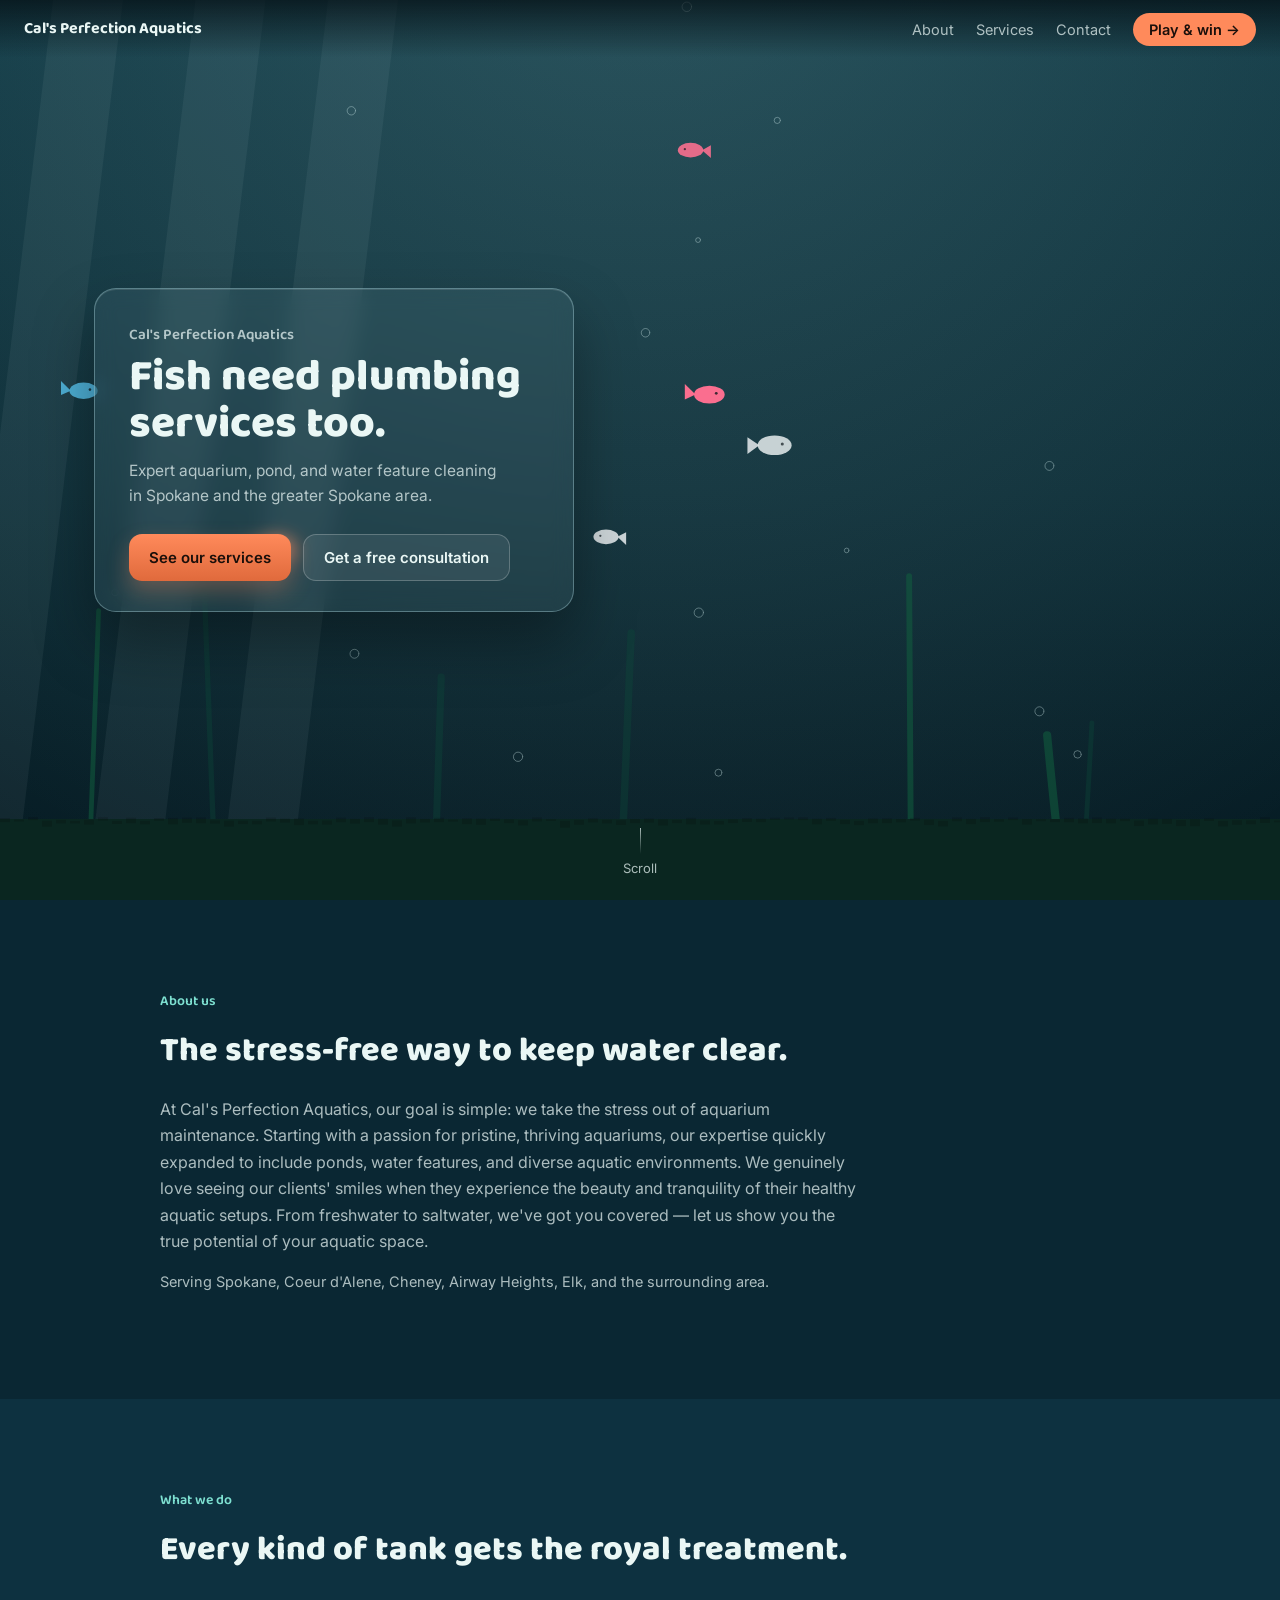
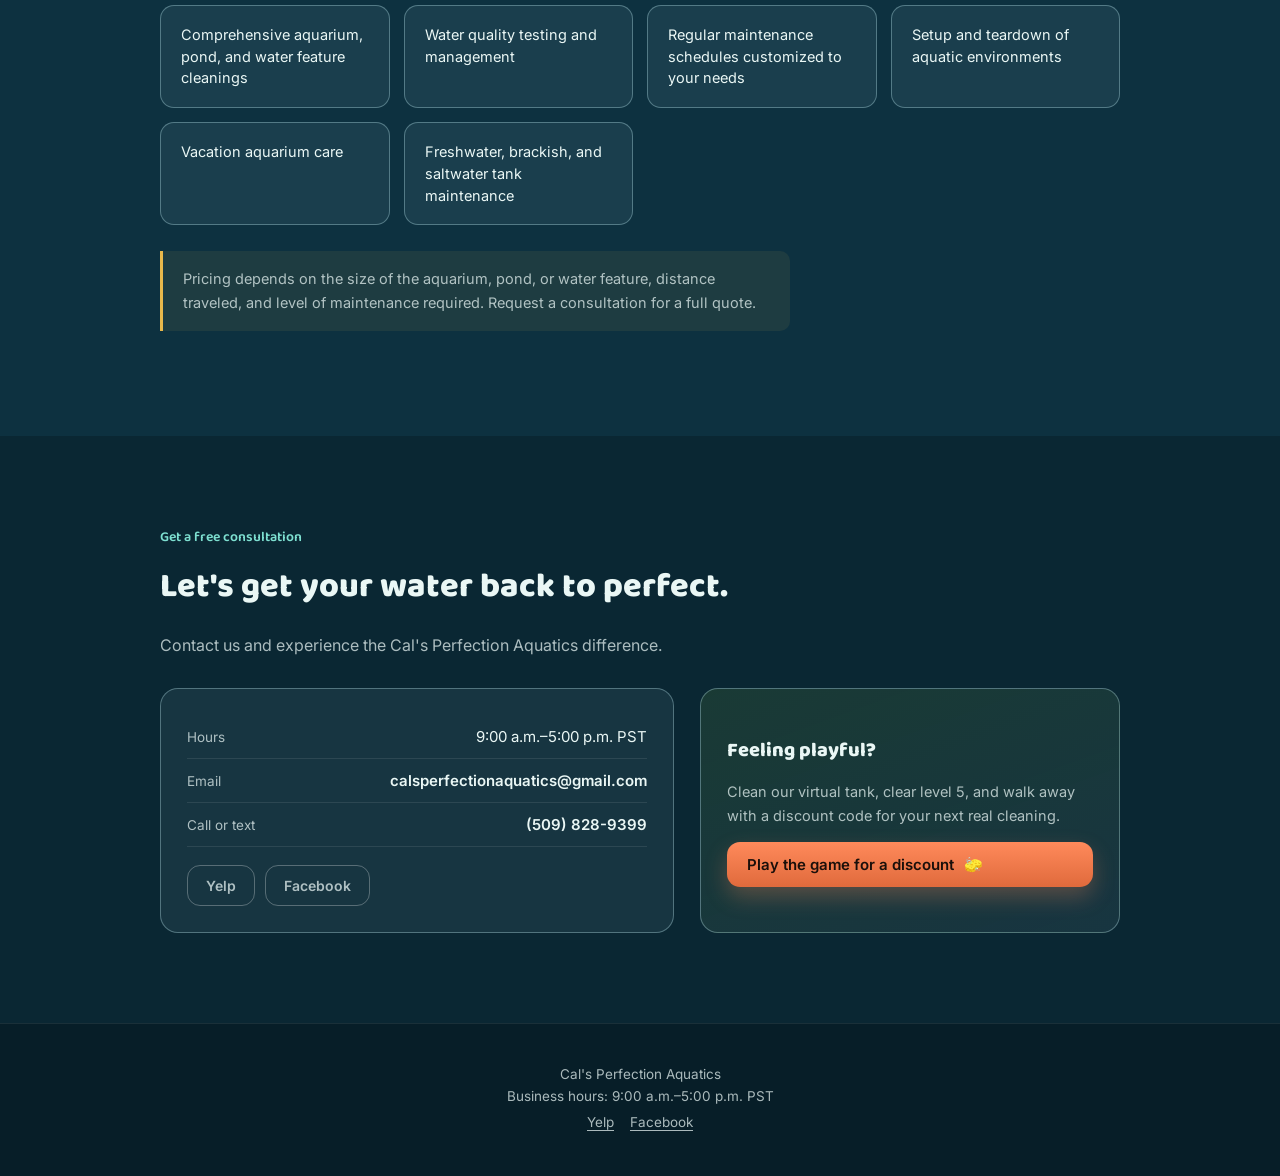
<file: cals-perfection-aquatics.html>
<!DOCTYPE html>
<html lang="en">
<head>
<meta charset="UTF-8">
<meta name="viewport" content="width=device-width, initial-scale=1, maximum-scale=1, user-scalable=no">
<title>Cal's Perfection Aquatics — Aquarium Cleaning in Spokane</title>
<meta name="description" content="Expert aquarium, pond, and water feature cleaning in Spokane and the greater Spokane area.">
<link rel="preconnect" href="https://fonts.googleapis.com">
<link rel="preconnect" href="https://fonts.gstatic.com" crossorigin>
<link href="https://fonts.googleapis.com/css2?family=Baloo+2:wght@500;600;700;800&family=Inter:wght@400;500;600&display=swap" rel="stylesheet">

<style>
  /* ============================================================
     EDIT ME — business details, contact info, and the discount
     code all live in the CONFIG object near the top of the
     <script> at the bottom of this file. Nothing else needs
     touching to update that info.
     ============================================================ */

  :root{
    --water-deep:   #071e28;
    --water-mid:    #0f3a45;
    --water-shine:  #1f6472;
    --panel-a:      #0a2733;
    --panel-b:      #0d3140;
    --glass-fill:   rgba(200,240,245,0.07);
    --glass-border: rgba(191,234,240,0.35);
    --foam:         #eaf7f5;
    --foam-dim:     rgba(234,247,245,0.72);
    --algae:        #7cb342;
    --coral:        #ff8a5b;
    --coral-dark:   #e06a3c;
    --gold:         #e8b84b;
    --focus-ring:   #7ee0d1;
  }

  *{ box-sizing:border-box; }
  html{ scroll-behavior:smooth; }
  body{
    margin:0;
    background:var(--water-deep);
    font-family:'Inter', sans-serif;
    color:var(--foam);
    -webkit-tap-highlight-color:transparent;
  }
  ::selection{ background:var(--focus-ring); color:#052024; }

  a{ color:inherit; }

  h1,h2,h3{
    font-family:'Baloo 2', sans-serif;
    font-weight:800;
    margin:0;
  }

  section{ position:relative; padding:90px 24px; }
  .wrap{ max-width:960px; margin:0 auto; }

  /* ---------- nav ---------- */
  #siteNav{
    position:fixed; top:0; left:0; right:0;
    display:flex; align-items:center; justify-content:space-between;
    padding:16px 24px;
    z-index:20;
    background:linear-gradient(180deg, rgba(4,15,20,0.75), rgba(4,15,20,0));
    transition:background .3s ease;
  }
  #siteNav.solid{ background:rgba(6,20,26,0.88); backdrop-filter:blur(8px); box-shadow:0 1px 0 var(--glass-border); }
  .nav-brand{
    font-family:'Baloo 2', sans-serif;
    font-weight:700;
    font-size:16px;
    text-decoration:none;
  }
  .nav-links{ display:flex; align-items:center; gap:22px; list-style:none; margin:0; padding:0; }
  .nav-links a{
    text-decoration:none;
    font-size:14.5px;
    color:var(--foam-dim);
  }
  .nav-links a:hover{ color:var(--foam); }
  .nav-cta{
    background:var(--coral);
    color:#1a0f0a !important;
    padding:8px 16px;
    border-radius:20px;
    font-weight:600;
  }
  .nav-toggle{ display:none; }

  /* ---------- hero ---------- */
  #hero{
    height:100svh;
    min-height:560px;
    padding:0;
    overflow:hidden;
  }
  #heroCanvas{ position:absolute; inset:0; width:100%; height:100%; display:block; }
  .hero-inner{
    position:relative;
    height:100%;
    display:flex;
    align-items:center;
    padding:0 24px;
  }
  .hero-panel{
    max-width:480px;
    margin-left:min(6vw, 70px);
    padding:34px 34px 30px;
    background:var(--glass-fill);
    border:1px solid var(--glass-border);
    border-radius:22px;
    backdrop-filter:blur(10px);
    -webkit-backdrop-filter:blur(10px);
    box-shadow:0 30px 60px rgba(0,0,0,0.35), inset 0 1px 0 rgba(255,255,255,0.12);
  }
  .hero-eyebrow{
    font-family:'Baloo 2', sans-serif;
    font-weight:600;
    font-size:15px;
    color:var(--foam-dim);
    margin:0 0 6px;
  }
  .hero-panel h1{
    font-size:clamp(30px, 4.2vw, 44px);
    line-height:1.06;
    margin-bottom:12px;
  }
  .hero-sub{
    font-size:15.5px;
    line-height:1.55;
    color:var(--foam-dim);
    max-width:38ch;
    margin:0 0 26px;
  }
  .btn-row{ display:flex; flex-wrap:wrap; gap:12px; }

  button, .btn{
    font-family:'Inter', sans-serif;
    font-weight:600;
    font-size:15px;
    border-radius:13px;
    border:none;
    padding:13px 20px;
    cursor:pointer;
    text-align:left;
    text-decoration:none;
    display:inline-flex;
    align-items:center;
    gap:10px;
    transition:transform .15s ease, background .15s ease, box-shadow .15s ease;
  }
  button:focus-visible, .btn:focus-visible, a:focus-visible{
    outline:3px solid var(--focus-ring);
    outline-offset:2px;
  }
  .btn-primary{
    background:linear-gradient(180deg, var(--coral), var(--coral-dark));
    color:#1a0f0a;
    box-shadow:0 10px 22px rgba(255,138,91,0.28);
  }
  .btn-primary:hover{ transform:translateY(-1px); }
  .btn-secondary{
    background:rgba(255,255,255,0.08);
    color:var(--foam);
    border:1px solid rgba(255,255,255,0.22);
  }
  .btn-secondary:hover{ background:rgba(255,255,255,0.14); }
  .btn-ghost{
    background:none;
    border:1px solid rgba(255,255,255,0.28);
    color:var(--foam-dim);
    padding:11px 18px;
    font-size:14px;
  }
  .btn-ghost:hover{ color:var(--foam); border-color:var(--foam-dim); }

  .scroll-cue{
    position:absolute;
    bottom:24px; left:50%;
    transform:translateX(-50%);
    font-size:13px;
    color:var(--foam-dim);
    display:flex; flex-direction:column; align-items:center; gap:6px;
  }
  .scroll-cue span{
    width:1px; height:26px;
    background:linear-gradient(var(--foam-dim), transparent);
    animation:scrollPulse 1.8s ease-in-out infinite;
  }
  @keyframes scrollPulse{ 0%,100%{ opacity:.3; } 50%{ opacity:1; } }

  /* ---------- content sections ---------- */
  #about{ background:var(--panel-a); }
  #services{ background:var(--panel-b); }
  #contact{ background:var(--panel-a); }

  .section-eyebrow{
    font-family:'Baloo 2', sans-serif;
    font-weight:600;
    font-size:14px;
    color:var(--focus-ring);
    margin:0 0 10px;
  }
  section h2{
    font-size:clamp(26px,3.2vw,34px);
    margin-bottom:18px;
  }
  section p{
    color:var(--foam-dim);
    line-height:1.65;
    font-size:16px;
    max-width:70ch;
  }

  .service-grid{
    display:grid;
    grid-template-columns:repeat(auto-fit, minmax(220px,1fr));
    gap:14px;
    margin-top:28px;
  }
  .service-item{
    background:var(--glass-fill);
    border:1px solid var(--glass-border);
    border-radius:14px;
    padding:18px 20px;
    font-size:14.5px;
    line-height:1.5;
    color:var(--foam);
  }
  .pricing-note{
    margin-top:26px;
    padding:16px 20px;
    border-left:3px solid var(--gold);
    background:rgba(232,184,75,0.08);
    font-size:14.5px;
    color:var(--foam-dim);
    border-radius:0 10px 10px 0;
  }
  .service-area{
    margin-top:14px;
    font-size:14.5px;
    color:var(--foam-dim);
  }

  .contact-grid{
    display:grid;
    grid-template-columns:1.1fr 0.9fr;
    gap:26px;
    margin-top:30px;
  }
  @media (max-width:760px){ .contact-grid{ grid-template-columns:1fr; } }

  .contact-card{
    background:var(--glass-fill);
    border:1px solid var(--glass-border);
    border-radius:18px;
    padding:26px;
  }
  .contact-line{
    display:flex;
    justify-content:space-between;
    align-items:center;
    padding:12px 0;
    border-bottom:1px solid rgba(255,255,255,0.09);
    font-size:15px;
  }
  .contact-line:last-child{ border-bottom:none; }
  .contact-line span:first-child{ color:var(--foam-dim); font-size:13.5px; }
  .contact-line a{ text-decoration:none; font-weight:600; }
  .social-row{ display:flex; gap:10px; margin-top:18px; }

  .game-callout{
    background:linear-gradient(160deg, rgba(124,179,66,0.14), var(--glass-fill));
    border:1px solid var(--glass-border);
    border-radius:18px;
    padding:26px;
    display:flex;
    flex-direction:column;
    justify-content:center;
    gap:14px;
  }
  .game-callout h3{ font-size:20px; }
  .game-callout p{ font-size:14.5px; margin:0; }

  footer{
    padding:36px 24px 46px;
    text-align:center;
    background:var(--water-deep);
    border-top:1px solid rgba(255,255,255,0.08);
  }
  footer p{ color:var(--foam-dim); font-size:13.5px; margin:6px 0; }
  .footer-links{ display:flex; justify-content:center; gap:16px; margin-top:10px; }
  .footer-links a{ font-size:13.5px; color:var(--foam-dim); text-decoration:underline; text-underline-offset:3px; }

  /* ---------- game overlay ---------- */
  #gameOverlay{
    position:fixed; inset:0;
    z-index:50;
    visibility:hidden;
    opacity:0;
    transition:opacity .35s ease;
  }
  #gameOverlay.open{ visibility:visible; opacity:1; }

  #gameCanvas{ position:absolute; inset:0; width:100%; height:100%; display:block; touch-action:none; }

  .game-close{
    position:absolute; top:18px; left:18px;
    width:40px; height:40px;
    border-radius:50%;
    background:var(--glass-fill);
    border:1px solid var(--glass-border);
    color:var(--foam);
    font-size:18px;
    display:flex; align-items:center; justify-content:center;
    padding:0;
  }

  .game-hud{
    position:absolute; top:0; left:0; right:0;
    display:flex; justify-content:flex-end;
    padding:18px 20px;
    gap:16px;
    pointer-events:none;
  }
  .level-card, .score-card{
    background:var(--glass-fill);
    border:1px solid var(--glass-border);
    backdrop-filter:blur(8px);
    -webkit-backdrop-filter:blur(8px);
    border-radius:14px;
    padding:10px 16px;
    pointer-events:auto;
  }
  .level-card{ min-width:170px; }
  .level-label{ font-family:'Baloo 2', sans-serif; font-weight:700; font-size:15px; margin:0 0 6px; }
  .xp-track{ width:100%; height:8px; border-radius:6px; background:rgba(255,255,255,0.14); overflow:hidden; }
  .xp-fill{ height:100%; width:0%; background:linear-gradient(90deg, var(--focus-ring), var(--algae)); border-radius:6px; transition:width .25s ease; }
  .score-card{ text-align:right; font-size:13px; color:var(--foam-dim); }
  .score-card strong{ display:block; font-family:'Baloo 2', sans-serif; font-size:20px; color:var(--foam); font-weight:700; }

  .game-instructions{
    position:absolute; bottom:26px; left:50%;
    transform:translateX(-50%);
    font-size:14px; color:var(--foam-dim); text-align:center;
    transition:opacity .6s ease;
  }

  #sponge{
    position:fixed; top:0; left:0;
    width:46px; height:46px;
    margin:-23px 0 0 -23px;
    pointer-events:none;
    font-size:34px;
    transform:translate(-1000px,-1000px) rotate(0deg);
    filter:drop-shadow(0 4px 6px rgba(0,0,0,0.35));
    z-index:55;
  }

  .toast{
    position:fixed; top:90px; left:50%;
    transform:translateX(-50%) translateY(-14px);
    background:rgba(15,58,69,0.92);
    border:1px solid var(--glass-border);
    padding:10px 20px;
    border-radius:12px;
    font-family:'Baloo 2', sans-serif;
    font-weight:600;
    font-size:15px;
    opacity:0;
    transition:opacity .35s ease, transform .35s ease;
    pointer-events:none;
    z-index:56;
  }
  .toast.show{ opacity:1; transform:translateX(-50%) translateY(0); }

  .modal-backdrop{
    position:fixed; inset:0;
    background:rgba(3,14,19,0.72);
    display:flex; align-items:center; justify-content:center;
    padding:20px;
    opacity:0; pointer-events:none;
    transition:opacity .3s ease;
    z-index:60;
  }
  .modal-backdrop.show{ opacity:1; pointer-events:auto; }
  .modal{
    background:var(--water-mid);
    border:1px solid var(--glass-border);
    border-radius:20px;
    max-width:400px; width:100%;
    padding:30px 28px;
    text-align:center;
    transform:translateY(12px);
    transition:transform .3s ease;
    box-shadow:0 30px 70px rgba(0,0,0,0.5);
  }
  .modal-backdrop.show .modal{ transform:translateY(0); }
  .modal h2{ font-size:26px; margin:0 0 8px; }
  .modal p{ color:var(--foam-dim); font-size:14.5px; line-height:1.5; margin:0 0 20px; max-width:none; }
  .code-box{
    font-family:'Inter', monospace;
    letter-spacing:2px; font-size:24px; font-weight:600;
    background:rgba(232,184,75,0.12);
    border:1.5px dashed var(--gold);
    color:var(--gold);
    border-radius:12px; padding:14px; margin-bottom:18px;
  }
  .modal-actions{ display:flex; flex-direction:column; gap:10px; }
  .modal-actions .btn, .modal-actions button{ justify-content:center; }
  .copy-note{ font-size:12.5px; color:var(--focus-ring); height:16px; margin-top:-8px; margin-bottom:10px; }

  @media (max-width:720px){
    .nav-links{ display:none; }
    .hero-panel{ margin:0 14px; max-width:unset; }
    section{ padding:64px 20px; }
  }
  @media (prefers-reduced-motion: reduce){
    html{ scroll-behavior:auto; }
    .toast, .modal-backdrop, .modal, #gameOverlay{ transition:none; }
    .scroll-cue span{ animation:none; }
  }
</style>
</head>
<body>

<nav id="siteNav">
  <a class="nav-brand" href="#hero">Cal's Perfection Aquatics</a>
  <ul class="nav-links">
    <li><a href="#about">About</a></li>
    <li><a href="#services">Services</a></li>
    <li><a href="#contact">Contact</a></li>
    <li><a class="nav-cta" href="#contact">Play &amp; win →</a></li>
  </ul>
</nav>

<section id="hero">
  <canvas id="heroCanvas" aria-hidden="true"></canvas>
  <div class="hero-inner">
    <div class="hero-panel">
      <p class="hero-eyebrow">Cal's Perfection Aquatics</p>
      <h1>Fish need plumbing services too.</h1>
      <p class="hero-sub">Expert aquarium, pond, and water feature cleaning in Spokane and the greater Spokane area.</p>
      <div class="btn-row">
        <a class="btn btn-primary" href="#services"><span>See our services</span></a>
        <a class="btn btn-secondary" href="#contact"><span>Get a free consultation</span></a>
      </div>
    </div>
  </div>
  <div class="scroll-cue"><span></span>Scroll</div>
</section>

<section id="about">
  <div class="wrap">
    <p class="section-eyebrow">About us</p>
    <h2>The stress-free way to keep water clear.</h2>
    <p>At Cal's Perfection Aquatics, our goal is simple: we take the stress out of aquarium maintenance. Starting with a passion for pristine, thriving aquariums, our expertise quickly expanded to include ponds, water features, and diverse aquatic environments. We genuinely love seeing our clients' smiles when they experience the beauty and tranquility of their healthy aquatic setups. From freshwater to saltwater, we've got you covered — let us show you the true potential of your aquatic space.</p>
    <p class="service-area">Serving Spokane, Coeur d'Alene, Cheney, Airway Heights, Elk, and the surrounding area.</p>
  </div>
</section>

<section id="services">
  <div class="wrap">
    <p class="section-eyebrow">What we do</p>
    <h2>Every kind of tank gets the royal treatment.</h2>
    <div class="service-grid">
      <div class="service-item">Comprehensive aquarium, pond, and water feature cleanings</div>
      <div class="service-item">Water quality testing and management</div>
      <div class="service-item">Regular maintenance schedules customized to your needs</div>
      <div class="service-item">Setup and teardown of aquatic environments</div>
      <div class="service-item">Vacation aquarium care</div>
      <div class="service-item">Freshwater, brackish, and saltwater tank maintenance</div>
    </div>
    <p class="pricing-note">Pricing depends on the size of the aquarium, pond, or water feature, distance traveled, and level of maintenance required. Request a consultation for a full quote.</p>
  </div>
</section>

<section id="contact">
  <div class="wrap">
    <p class="section-eyebrow">Get a free consultation</p>
    <h2>Let's get your water back to perfect.</h2>
    <p>Contact us and experience the Cal's Perfection Aquatics difference.</p>
    <div class="contact-grid">
      <div class="contact-card">
        <div class="contact-line"><span>Hours</span><span id="hoursText">9:00 a.m.–5:00 p.m. PST</span></div>
        <div class="contact-line"><span>Email</span><a id="emailLink" href="#">—</a></div>
        <div class="contact-line"><span>Call or text</span><a id="phoneLink" href="#">—</a></div>
        <div class="social-row">
          <a class="btn btn-ghost" id="yelpLink" href="#" target="_blank" rel="noopener">Yelp</a>
          <a class="btn btn-ghost" id="fbLink" href="#" target="_blank" rel="noopener">Facebook</a>
        </div>
      </div>
      <div class="game-callout">
        <h3>Feeling playful?</h3>
        <p>Clean our virtual tank, clear level 5, and walk away with a discount code for your next real cleaning.</p>
        <button class="btn btn-primary" id="playBtn"><span>Play the game for a discount</span><span>🧽</span></button>
      </div>
    </div>
  </div>
</section>

<footer>
  <p id="footerName">Cal's Perfection Aquatics</p>
  <p id="footerHours">Business hours: 9:00 a.m.–5:00 p.m. PST</p>
  <div class="footer-links">
    <a id="footerYelp" href="#" target="_blank" rel="noopener">Yelp</a>
    <a id="footerFb" href="#" target="_blank" rel="noopener">Facebook</a>
  </div>
</footer>

<!-- ============================================================
     GAME OVERLAY
     ============================================================ -->
<div id="gameOverlay">
  <canvas id="gameCanvas" aria-hidden="true"></canvas>
  <button class="game-close" id="closeBtn" aria-label="Close game">✕</button>
  <div class="game-hud">
    <div class="level-card">
      <p class="level-label" id="levelLabel">Level 1</p>
      <div class="xp-track"><div class="xp-fill" id="xpFill"></div></div>
    </div>
    <div class="score-card">
      High score <strong id="highScoreVal">0</strong>
      <span id="scoreVal" style="display:block;margin-top:6px;">Score 0</span>
    </div>
  </div>
  <p class="game-instructions" id="instructions">Tap the algae to scrub the glass clean</p>
</div>

<div id="sponge">🧽</div>
<div class="toast" id="toast"></div>

<div class="modal-backdrop" id="modal">
  <div class="modal">
    <h2>Tank's looking great</h2>
    <p id="modalBody">You cleared level 5. Here's your code — show it to Cal to redeem it.</p>
    <div class="code-box" id="codeBox">DIRTYFISH</div>
    <div class="copy-note" id="copyNote"></div>
    <div class="modal-actions">
      <button class="btn btn-primary" id="copyBtn"><span>Copy code</span><span>⧉</span></button>
      <button class="btn btn-secondary" id="bookBtn"><span>Book a cleaning</span><span>→</span></button>
      <button class="btn btn-secondary" id="keepPlayingBtn"><span>Keep playing for high score</span><span>🐠</span></button>
    </div>
  </div>
</div>

<script>
(function(){
  "use strict";

  /* ============================================================
     CONFIG — the only section a shop owner needs to edit
     ============================================================ */
  const CONFIG = {
    businessName: "Cal's Perfection Aquatics",
    email: "calsperfectionaquatics@gmail.com",
    phone: "(509) 828-9399",
    phoneHref: "tel:+15098289399",
    hours: "9:00 a.m.–5:00 p.m. PST",
    yelpUrl: "https://www.yelp.com/biz/cals-perfection-aquatics-spokane-valley",
    facebookUrl: "https://www.facebook.com/profile.php?id=61557978218930",
    contactSubject: "Question about aquarium cleaning",
    discountCode: "DIRTYFISH",
    discountDescription: "15% off your next cleaning", // edit the percentage to whatever you'd like to offer
    // cumulative score needed to REACH each level (index 0 = level 1)
    levelThresholds: [0, 120, 300, 550, 850, 1200],
  };
  const MAX_LEVEL = CONFIG.levelThresholds.length;

  // ---- wire CONFIG into the page ----
  document.getElementById('emailLink').textContent = CONFIG.email;
  document.getElementById('emailLink').href = `mailto:${CONFIG.email}?subject=${encodeURIComponent(CONFIG.contactSubject)}`;
  document.getElementById('phoneLink').textContent = CONFIG.phone;
  document.getElementById('phoneLink').href = CONFIG.phoneHref;
  document.getElementById('hoursText').textContent = CONFIG.hours;
  document.getElementById('footerHours').textContent = `Business hours: ${CONFIG.hours}`;
  document.getElementById('footerName').textContent = CONFIG.businessName;
  for (const id of ['yelpLink','footerYelp']) document.getElementById(id).href = CONFIG.yelpUrl;
  for (const id of ['fbLink','footerFb']) document.getElementById(id).href = CONFIG.facebookUrl;
  document.getElementById('bookBtn').addEventListener('click', () => {
    window.location.href = `mailto:${CONFIG.email}?subject=${encodeURIComponent('Booking a cleaning — code ' + CONFIG.discountCode)}`;
  });
  document.getElementById('codeBox').textContent = CONFIG.discountCode;
  document.getElementById('modalBody').textContent =
    `You cleared level ${MAX_LEVEL}. Here's your code for ${CONFIG.discountDescription}.`;

  /* ============================================================
     Nav solid-on-scroll
     ============================================================ */
  const nav = document.getElementById('siteNav');
  window.addEventListener('scroll', () => {
    nav.classList.toggle('solid', window.scrollY > 40);
  });

  /* ============================================================
     Shared tank-scene helpers (used by hero + game canvases)
     ============================================================ */
  const reduceMotion = window.matchMedia('(prefers-reduced-motion: reduce)').matches;
  const FISH_COLORS = ['#ff8a5b','#f4d35e','#4fb3d9','#e2e8ea','#ff6f91'];
  function rand(a,b){ return a + Math.random()*(b-a); }
  function pick(arr){ return arr[(Math.random()*arr.length)|0]; }

  function makePlants(count,W,H,opacity,color){
    const plants = [];
    for(let i=0;i<count;i++){
      plants.push({ x:rand(0,W), h:rand(H*0.18,H*0.4), w:rand(18,40), sway:rand(0,Math.PI*2), speed:rand(0.4,0.8), opacity, color });
    }
    return plants;
  }
  function drawPlant(ctx,p,H,t){
    const baseX = p.x, baseY = H + 6;
    const sway = Math.sin(t*0.001*p.speed + p.sway) * (p.w*0.5);
    ctx.strokeStyle = p.color;
    ctx.globalAlpha = p.opacity;
    ctx.lineWidth = p.w*0.22;
    ctx.lineCap = 'round';
    ctx.beginPath();
    ctx.moveTo(baseX, baseY);
    ctx.quadraticCurveTo(baseX + sway*0.6, baseY - p.h*0.55, baseX + sway, baseY - p.h);
    ctx.stroke();
    ctx.globalAlpha = 1;
  }

  function makeFish(n,W,H){
    const arr = [];
    for(let i=0;i<n;i++){
      arr.push({ x:rand(0,W), y:rand(H*0.12,H*0.62), dir:Math.random()<0.5?1:-1, speed:rand(18,42), size:rand(14,26), color:pick(FISH_COLORS), wobble:rand(0,Math.PI*2), depth:rand(0.5,1) });
    }
    return arr;
  }
  function updateFish(f,dt,W,H){
    f.x += f.dir * f.speed * dt;
    if(f.dir===1 && f.x > W+40){ f.x=-40; f.y=rand(H*0.12,H*0.62); }
    if(f.dir===-1 && f.x < -40){ f.x=W+40; f.y=rand(H*0.12,H*0.62); }
  }
  function drawFish(ctx,f,t){
    ctx.save();
    const wob = Math.sin(t*0.004 + f.wobble) * 6 * f.depth;
    ctx.translate(f.x, f.y + wob);
    ctx.scale(f.dir * f.depth, f.depth);
    ctx.globalAlpha = 0.55 + 0.45*f.depth;
    const tailFlap = Math.sin(t*0.012 + f.wobble) * 0.5;
    ctx.fillStyle = f.color;
    ctx.beginPath();
    ctx.moveTo(-f.size*0.9,0);
    ctx.lineTo(-f.size*1.6, -f.size*0.5+tailFlap*6);
    ctx.lineTo(-f.size*1.6, f.size*0.5+tailFlap*6);
    ctx.closePath(); ctx.fill();
    ctx.beginPath();
    ctx.ellipse(0,0,f.size,f.size*0.58,0,0,Math.PI*2);
    ctx.fill();
    ctx.fillStyle = 'rgba(10,20,25,0.8)';
    ctx.beginPath();
    ctx.arc(f.size*0.45, -f.size*0.08, f.size*0.09, 0, Math.PI*2);
    ctx.fill();
    ctx.restore();
    ctx.globalAlpha = 1;
  }

  function makeBubbles(n,W,H){
    const arr = [];
    for(let i=0;i<n;i++) arr.push({ x:rand(0,W), y:rand(0,H), r:rand(2,6), speed:rand(14,38), wobble:rand(0,Math.PI*2) });
    return arr;
  }
  function updateBubble(b,dt,H,W){
    b.y -= b.speed*dt;
    if(b.y < -10){ b.y = H+10; b.x = rand(0,W); }
  }
  function drawBubble(ctx,b,t){
    ctx.beginPath();
    const bx = b.x + Math.sin(t*0.002+b.wobble)*8;
    ctx.arc(bx,b.y,b.r,0,Math.PI*2);
    ctx.strokeStyle = 'rgba(220,245,245,0.35)';
    ctx.lineWidth = 1;
    ctx.stroke();
  }

  function drawWaterBase(ctx,W,H){
    const g = ctx.createLinearGradient(0,0,0,H);
    g.addColorStop(0,'#0c3541'); g.addColorStop(0.55,'#0a2a34'); g.addColorStop(1,'#061a22');
    ctx.fillStyle = g; ctx.fillRect(0,0,W,H);
  }
  function drawLight(ctx,W,H,t){
    const grad = ctx.createRadialGradient(W*0.5,-H*0.15,W*0.1,W*0.5,-H*0.15,W*0.9);
    grad.addColorStop(0,'rgba(190,235,235,0.16)'); grad.addColorStop(1,'rgba(190,235,235,0)');
    ctx.fillStyle = grad; ctx.fillRect(0,0,W,H);
    ctx.globalAlpha = 0.05; ctx.fillStyle = '#dff5f2';
    for(let i=0;i<3;i++){
      const sway = Math.sin(t*0.0006+i*2)*60;
      ctx.beginPath();
      ctx.moveTo(W*0.15*i+sway,0);
      ctx.lineTo(W*0.15*i+70+sway,0);
      ctx.lineTo(W*0.15*i-40+sway,H);
      ctx.lineTo(W*0.15*i-110+sway,H);
      ctx.closePath(); ctx.fill();
    }
    ctx.globalAlpha = 1;
  }
  function drawGravel(ctx,W,H){
    const gravelH = H*0.09;
    ctx.fillStyle = '#0a2620';
    ctx.fillRect(0,H-gravelH,W,gravelH);
    ctx.fillStyle = 'rgba(0,0,0,0.15)';
    for(let i=0;i<W;i+=14){
      const h = rand(2,7);
      ctx.fillRect(i, H-gravelH+rand(-2,2), 10, h);
    }
  }

  function createScene(canvas, opts){
    const ctx = canvas.getContext('2d');
    const s = { W:0, H:0, DPR:Math.min(window.devicePixelRatio||1,2), fish:[], bubbles:[], backPlants:[], frontPlants:[] };
    function resize(){
      s.W = canvas.clientWidth; s.H = canvas.clientHeight;
      canvas.width = s.W * s.DPR; canvas.height = s.H * s.DPR;
      ctx.setTransform(s.DPR,0,0,s.DPR,0,0);
      s.backPlants = makePlants(Math.max(3,Math.floor(s.W/280)), s.W, s.H, 0.35, '#0d4a3a');
      s.frontPlants = makePlants(Math.max(2,Math.floor(s.W/360)), s.W, s.H, 0.55, '#12603f');
      if(!s.bubbles.length) s.bubbles = makeBubbles(opts.bubbleCount||18, s.W, s.H);
      if(!s.fish.length) s.fish = makeFish(opts.fishCount||6, s.W, s.H);
    }
    function setFishCount(n){
      if(s.fish.length < n) s.fish = s.fish.concat(makeFish(n-s.fish.length, s.W, s.H));
      else s.fish = s.fish.slice(0,n);
    }
    function draw(t,dt){
      drawWaterBase(ctx,s.W,s.H);
      drawLight(ctx,s.W,s.H,t);
      s.backPlants.forEach(p=>drawPlant(ctx,p,s.H,t));
      s.bubbles.forEach(b=>{ updateBubble(b, reduceMotion?dt*0.3:dt, s.H, s.W); drawBubble(ctx,b,t); });
      s.fish.forEach(f=>{ updateFish(f, reduceMotion?dt*0.3:dt, s.W, s.H); drawFish(ctx,f,t); });
      s.frontPlants.forEach(p=>drawPlant(ctx,p,s.H,t));
      drawGravel(ctx,s.W,s.H);
    }
    window.addEventListener('resize', resize);
    resize();
    return { ctx, s, draw, resize, setFishCount };
  }

  const heroCanvas = document.getElementById('heroCanvas');
  const gameCanvas = document.getElementById('gameCanvas');
  const heroScene = createScene(heroCanvas, { fishCount:6, bubbleCount:14 });
  const gameScene = createScene(gameCanvas, { fishCount:5, bubbleCount:22 });

  let heroVisible = true;
  new IntersectionObserver((entries)=>{ heroVisible = entries[0].isIntersecting; }, {threshold:0.01})
    .observe(document.getElementById('hero'));

  /* ============================================================
     Algae / game state (runs on gameScene)
     ============================================================ */
  let gameOpen = false;
  let algae = [];
  let score = 0, level = 1, highScore = 0;
  let spawnTimer = 0, spawnInterval = 1300, maxAlgae = 3;
  let particles = [];
  let discountShown = false;

  try{
    const saved = window.localStorage.getItem('cpa_highscore');
    if(saved) highScore = parseInt(saved,10) || 0;
  }catch(e){}
  document.getElementById('highScoreVal').textContent = highScore;

  function levelFromScore(sc){
    let lvl = 1;
    for(let i=1;i<CONFIG.levelThresholds.length;i++) if(sc >= CONFIG.levelThresholds[i]) lvl = i+1;
    return Math.min(lvl, MAX_LEVEL);
  }
  function difficultyForLevel(lvl){
    return {
      spawnInterval: Math.max(420, 1300 - lvl*180),
      maxAlgae: Math.min(11, 2 + lvl*2),
      fishCount: Math.min(16, 4 + lvl*2)
    };
  }
  function applyDifficulty(lvl){
    const d = difficultyForLevel(lvl);
    spawnInterval = d.spawnInterval; maxAlgae = d.maxAlgae;
    gameScene.setFishCount(d.fishCount);
  }
  function spawnAlgae(){
    if(algae.length >= maxAlgae) return;
    const pad = 60;
    algae.push({ x:rand(pad, gameScene.s.W-pad), y:rand(gameScene.s.H*0.18, gameScene.s.H*0.78), r:0, targetR:rand(16,30), age:0, growSpeed:rand(0.55,1.1) });
  }
  function drawAlgae(ctx,a){
    ctx.save();
    ctx.translate(a.x,a.y);
    ctx.fillStyle = a.age>6 ? '#5f9330' : 'rgba(124,179,66,0.88)';
    for(let i=0;i<5;i++){
      const ang = (i/5)*Math.PI*2;
      const rr = a.r*(0.7+0.3*Math.sin(i*1.7+a.age));
      ctx.beginPath();
      ctx.ellipse(Math.cos(ang)*a.r*0.35, Math.sin(ang)*a.r*0.35, rr*0.6, rr*0.45, ang, 0, Math.PI*2);
      ctx.fill();
    }
    ctx.beginPath();
    ctx.arc(0,0,a.r*0.55,0,Math.PI*2);
    ctx.fillStyle = 'rgba(90,140,45,0.9)';
    ctx.fill();
    ctx.restore();
  }
  function spawnParticles(x,y,color){
    for(let i=0;i<10;i++) particles.push({ x,y, vx:rand(-70,70), vy:rand(-110,-30), life:1, color });
  }
  function updateParticles(dt){
    for(let i=particles.length-1;i>=0;i--){
      const p = particles[i];
      p.x += p.vx*dt; p.y += p.vy*dt; p.vy += 140*dt; p.life -= dt*1.6;
      if(p.life<=0) particles.splice(i,1);
    }
  }
  function drawParticles(ctx){
    for(const p of particles){
      ctx.globalAlpha = Math.max(p.life,0);
      ctx.fillStyle = p.color;
      ctx.beginPath(); ctx.arc(p.x,p.y,3,0,Math.PI*2); ctx.fill();
    }
    ctx.globalAlpha = 1;
  }

  let audioCtx;
  function pop(){
    try{
      audioCtx = audioCtx || new (window.AudioContext || window.webkitAudioContext)();
      const o = audioCtx.createOscillator(), g = audioCtx.createGain();
      o.type = 'sine';
      o.frequency.setValueAtTime(rand(480,620), audioCtx.currentTime);
      o.frequency.exponentialRampToValueAtTime(180, audioCtx.currentTime+0.12);
      g.gain.setValueAtTime(0.06, audioCtx.currentTime);
      g.gain.exponentialRampToValueAtTime(0.001, audioCtx.currentTime+0.13);
      o.connect(g); g.connect(audioCtx.destination);
      o.start(); o.stop(audioCtx.currentTime+0.14);
    }catch(e){}
  }

  const levelLabel = document.getElementById('levelLabel');
  const xpFill = document.getElementById('xpFill');
  const scoreVal = document.getElementById('scoreVal');
  const highScoreVal = document.getElementById('highScoreVal');
  const toastEl = document.getElementById('toast');
  const instructions = document.getElementById('instructions');

  function updateHud(){
    levelLabel.textContent = level >= MAX_LEVEL ? `Level ${MAX_LEVEL} +` : `Level ${level}`;
    scoreVal.textContent = `Score ${score}`;
    const lo = CONFIG.levelThresholds[level-1] ?? 0;
    const hi = CONFIG.levelThresholds[level] ?? (lo+400);
    const pct = level >= MAX_LEVEL ? 100 : Math.min(100, ((score-lo)/(hi-lo))*100);
    xpFill.style.width = pct + '%';
    if(score > highScore){
      highScore = score;
      highScoreVal.textContent = highScore;
      try{ window.localStorage.setItem('cpa_highscore', String(highScore)); }catch(e){}
    }
  }
  let toastTimer = null;
  function showToast(msg){
    toastEl.textContent = msg;
    toastEl.classList.add('show');
    clearTimeout(toastTimer);
    toastTimer = setTimeout(()=> toastEl.classList.remove('show'), 1400);
  }

  const modal = document.getElementById('modal');
  function openDiscountModal(){ modal.classList.add('show'); }
  function closeDiscountModal(){ modal.classList.remove('show'); }
  document.getElementById('keepPlayingBtn').addEventListener('click', closeDiscountModal);
  document.getElementById('copyBtn').addEventListener('click', async () => {
    const note = document.getElementById('copyNote');
    try{ await navigator.clipboard.writeText(CONFIG.discountCode); note.textContent = 'Copied — see you soon!'; }
    catch(e){ note.textContent = CONFIG.discountCode; }
  });

  function cleanAlgaeAt(idx){
    const a = algae[idx];
    const points = Math.round(8 + a.r*0.6);
    score += points;
    spawnParticles(a.x, a.y, '#bfe8c9');
    algae.splice(idx,1);
    pop();
    const newLevel = levelFromScore(score);
    if(newLevel !== level){
      const wasBelow = level < MAX_LEVEL;
      level = newLevel;
      applyDifficulty(level);
      if(level >= MAX_LEVEL && wasBelow && !discountShown){
        discountShown = true;
        setTimeout(openDiscountModal, 350);
      } else {
        showToast(`Level ${level}!`);
      }
    }
    updateHud();
  }

  /* ============================================================
     Game overlay open/close
     ============================================================ */
  const overlay = document.getElementById('gameOverlay');
  const sponge = document.getElementById('sponge');

  function openGame(){
    gameOpen = true;
    score = 0; level = 1; algae = []; particles = []; discountShown = false;
    applyDifficulty(1);
    overlay.classList.add('open');
    document.body.style.overflow = 'hidden';
    instructions.style.opacity = '1';
    updateHud();
    gameScene.resize();
    setTimeout(()=>{ instructions.style.opacity = '0'; }, 4200);
  }
  function closeGame(){
    gameOpen = false;
    algae = [];
    overlay.classList.remove('open');
    document.body.style.overflow = '';
    gameScene.setFishCount(5);
    closeDiscountModal();
    sponge.style.transform = 'translate(-1000px,-1000px)';
  }

  document.getElementById('playBtn').addEventListener('click', openGame);
  document.getElementById('closeBtn').addEventListener('click', closeGame);

  function tryClean(x,y){
    for(let i=algae.length-1;i>=0;i--){
      const a = algae[i];
      if(Math.hypot(a.x-x, a.y-y) <= a.r+8){ cleanAlgaeAt(i); return; }
    }
  }
  overlay.addEventListener('pointermove', (e)=>{
    if(!gameOpen) return;
    sponge.style.transform = `translate(${e.clientX}px, ${e.clientY}px) rotate(${Math.sin(e.clientX*0.05)*12}deg)`;
  });
  overlay.addEventListener('pointerdown', (e)=>{
    if(!gameOpen) return;
    if(e.target.closest('.game-close')) return;
    tryClean(e.clientX, e.clientY);
  });

  /* ============================================================
     Single render loop
     ============================================================ */
  let lastT = performance.now();
  function frame(t){
    const dt = Math.min(0.05, (t-lastT)/1000);
    lastT = t;

    if(heroVisible) heroScene.draw(t,dt);

    if(gameOpen){
      gameScene.draw(t,dt);
      spawnTimer += dt*1000;
      if(spawnTimer > spawnInterval){ spawnTimer = 0; spawnAlgae(); }
      for(const a of algae){
        a.age += dt;
        if(a.r < a.targetR) a.r += a.growSpeed*30*dt;
        drawAlgae(gameScene.ctx, a);
      }
      updateParticles(dt);
      drawParticles(gameScene.ctx);
    }
    requestAnimationFrame(frame);
  }
  requestAnimationFrame(frame);
})();
</script>
</body>
</html>
</file>
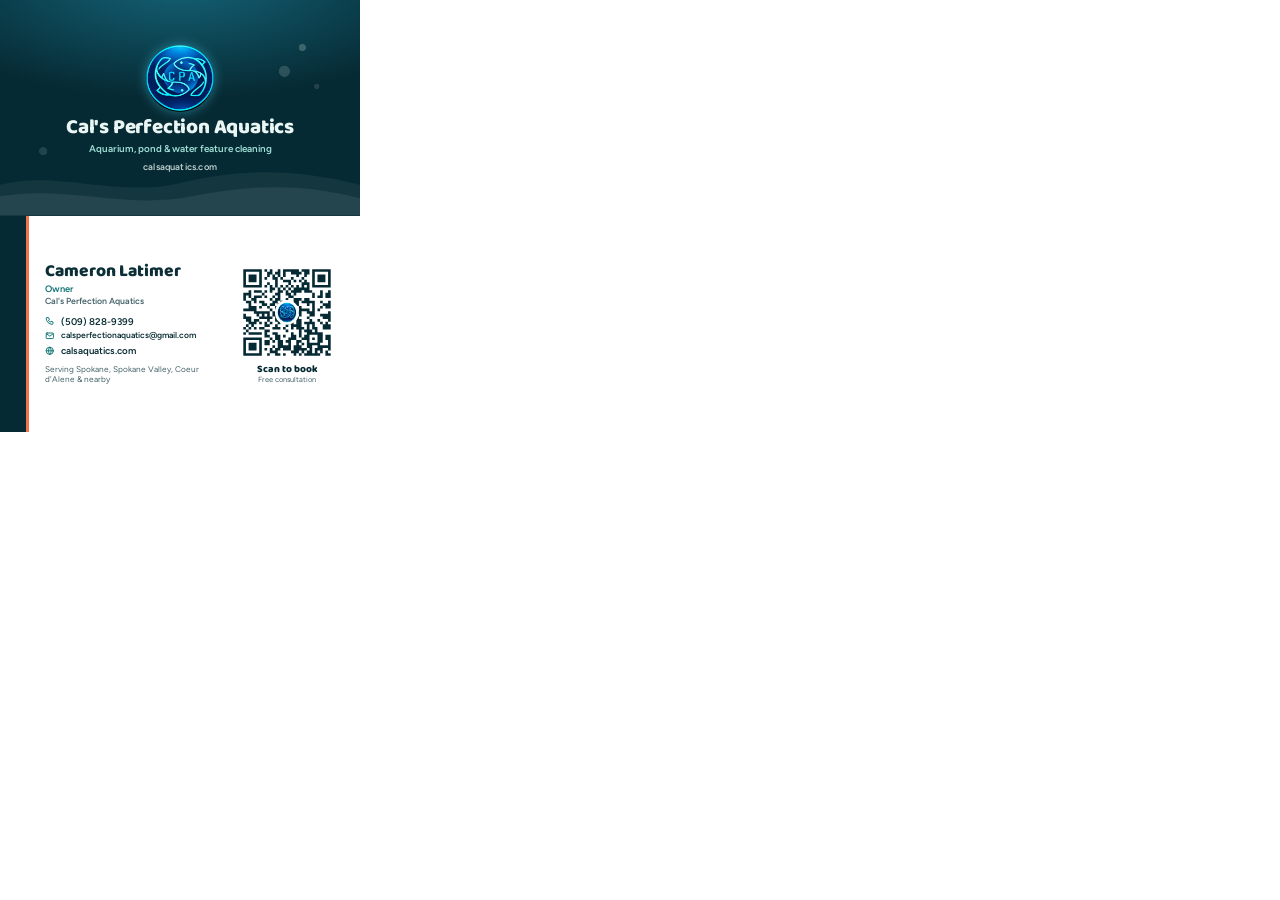
<file: print/business-card.html>
<!doctype html>
<html lang="en">
<head>
<meta charset="utf-8">
<title>Cal's Perfection Aquatics business card (print source)</title>
<meta name="robots" content="noindex">
<!--
  Print source for the business card. Standard US card: 3.5in x 2in trim,
  with 0.125in bleed on every side (3.75in x 2.25in pages). Keep text inside
  the safe area, 0.25in from the page edge. Rendered to PDF/PNG with a
  headless browser; open in a browser to preview.
-->
<style>
  @font-face { font-family: "Baloo 2"; src: url("../fonts/baloo-2-latin-700-normal.woff2") format("woff2"); font-weight: 700; }
  @font-face { font-family: "Baloo 2"; src: url("../fonts/baloo-2-latin-800-normal.woff2") format("woff2"); font-weight: 800; }
  @font-face { font-family: "Figtree"; src: url("../fonts/figtree-latin-400-normal.woff2") format("woff2"); font-weight: 400; }
  @font-face { font-family: "Figtree"; src: url("../fonts/figtree-latin-600-normal.woff2") format("woff2"); font-weight: 600; }

  @page { size: 3.75in 2.25in; margin: 0; }
  :root { --deep: #062a33; --ink: #0c2f37; --ink-soft: #46646b; --teal: #0e7372; --foam: #eaf6f4; --aqua: #9fe0d6; --coral: #f2714b; }
  * { box-sizing: border-box; margin: 0; padding: 0; }
  html, body { background: #fff; -webkit-print-color-adjust: exact; print-color-adjust: exact; }

  /* One card face, bleed included */
  .face { position: relative; width: 3.75in; height: 2.25in; overflow: hidden; break-after: page; font-family: "Figtree", sans-serif; }

  /* ---------- front ---------- */
  .front {
    color: var(--foam);
    background:
      radial-gradient(circle at 84% 22%, rgba(234,246,244,.22) 0 .035in, transparent .04in),
      radial-gradient(circle at 79% 33%, rgba(234,246,244,.16) 0 .055in, transparent .06in),
      radial-gradient(circle at 88% 40%, rgba(234,246,244,.12) 0 .025in, transparent .03in),
      radial-gradient(circle at 12% 70%, rgba(234,246,244,.12) 0 .04in, transparent .045in),
      radial-gradient(130% 90% at 50% -10%, #146479 0%, var(--deep) 62%);
  }
  .front .waves { position: absolute; left: 0; right: 0; bottom: 0; width: 100%; height: .62in; }
  .front .center { position: absolute; inset: .25in; display: flex; flex-direction: column; align-items: center; justify-content: center; text-align: center; }
  .front .logo { width: .7in; height: .7in; margin-bottom: .06in; filter: drop-shadow(0 0 .06in rgba(79, 216, 255, .45)); }
  .front .name { font: 800 15.5pt/1 "Baloo 2", sans-serif; letter-spacing: -.01em; }
  .front .tag { margin-top: .05in; font: 600 7.4pt/1.25 "Figtree", sans-serif; color: var(--aqua); }
  .front .site { margin-top: .07in; font: 600 7pt/1 "Figtree", sans-serif; color: rgba(234,246,244,.8); letter-spacing: .02em; }

  /* ---------- back ---------- */
  .back { background: #fff; color: var(--ink); }
  .back .accent { position: absolute; left: 0; top: 0; bottom: 0; width: .3in; background: var(--deep); }
  .back .accent::after { content: ""; position: absolute; right: 0; top: 0; bottom: 0; width: .03in; background: var(--coral); }
  .back .content { position: absolute; top: .25in; bottom: .25in; left: .47in; right: .25in; display: grid; grid-template-columns: 1fr 1.02in; gap: .14in; align-items: center; }
  .back .who { font: 800 13pt/1 "Baloo 2", sans-serif; }
  .back .role { margin-top: .03in; font: 600 7pt/1.2 "Figtree", sans-serif; color: var(--teal); }
  .back .biz { font: 600 6.6pt/1.2 "Figtree", sans-serif; color: var(--ink-soft); margin-top: .01in; }
  .back .lines { margin-top: .1in; display: grid; gap: .045in; }
  .back .line { display: grid; grid-template-columns: .13in 1fr; align-items: center; gap: .04in; font: 600 7.3pt/1.15 "Figtree", sans-serif; white-space: nowrap; }
  .back .line.small { font-size: 6.4pt; }
  .back .line svg { width: .1in; height: .1in; color: var(--teal); }
  .back .area { margin-top: .08in; font: 400 6.2pt/1.25 "Figtree", sans-serif; color: var(--ink-soft); }
  .back .qr { text-align: center; }
  .back .qr-box { position: relative; width: 1.02in; height: 1.02in; }
  .back .qr-box > img:first-child { width: 100%; height: 100%; display: block; }
  .back .qr-logo { position: absolute; left: 50%; top: 50%; width: .2in; height: .2in; transform: translate(-50%, -50%); border-radius: 50%; background: #fff; box-shadow: 0 0 0 .025in #fff; }
  .back .qr-cap { margin-top: .03in; font: 800 7.6pt/1 "Baloo 2", sans-serif; color: var(--deep); }
  .back .qr-sub { margin-top: .015in; font: 400 5.6pt/1.15 "Figtree", sans-serif; color: var(--ink-soft); }

  /* ---------- 10-up home print sheet (Avery 8371 / 5371 layout) ---------- */
  .sheet { width: 8.5in; height: 11in; padding: .5in .75in; display: grid; grid-template-columns: repeat(2, 3.5in); grid-auto-rows: 2in; break-after: page; }
  .sheet .slot { width: 3.5in; height: 2in; overflow: hidden; position: relative; }
  .sheet .slot .face { position: absolute; left: -.125in; top: -.125in; break-after: auto; }
</style>
</head>
<body>

<template id="front">
  <section class="face front">
    <svg class="waves" viewBox="0 0 375 62" preserveAspectRatio="none" aria-hidden="true">
      <path d="M0 30 C 60 14, 120 44, 188 28 S 310 14, 375 30 L375 62 L0 62Z" fill="rgba(234,246,244,.06)"/>
      <path d="M0 42 C 70 30, 130 56, 200 42 S 320 30, 375 44 L375 62 L0 62Z" fill="rgba(234,246,244,.07)"/>
    </svg>
    <div class="center">
      <img class="logo" src="../images/logo-512.png" alt="">
      <div class="name">Cal's Perfection Aquatics</div>
      <div class="tag">Aquarium, pond &amp; water feature cleaning</div>
      <div class="site">calsaquatics.com</div>
    </div>
  </section>
</template>

<template id="back">
  <section class="face back">
    <div class="accent"></div>
    <div class="content">
      <div>
        <div class="who">Cameron Latimer</div>
        <div class="role">Owner</div>
        <div class="biz">Cal's Perfection Aquatics</div>
        <div class="lines">
          <div class="line"><svg viewBox="0 0 24 24" fill="none" stroke="currentColor" stroke-width="2.4" stroke-linecap="round" stroke-linejoin="round"><path d="M5 4h4l2 5-2.5 1.5a11 11 0 0 0 5 5L15 13l5 2v4a2 2 0 0 1-2 2A16 16 0 0 1 3 6a2 2 0 0 1 2-2"/></svg>(509) 828-9399</div>
          <div class="line small"><svg viewBox="0 0 24 24" fill="none" stroke="currentColor" stroke-width="2.4" stroke-linecap="round" stroke-linejoin="round"><rect x="3" y="5" width="18" height="14" rx="2"/><path d="m4 7 8 6 8-6"/></svg>calsperfectionaquatics@gmail.com</div>
          <div class="line"><svg viewBox="0 0 24 24" fill="none" stroke="currentColor" stroke-width="2.4" stroke-linecap="round" stroke-linejoin="round"><circle cx="12" cy="12" r="9"/><path d="M3 12h18M12 3a14 14 0 0 1 0 18M12 3a14 14 0 0 0 0 18"/></svg>calsaquatics.com</div>
        </div>
        <div class="area">Serving Spokane, Spokane Valley, Coeur d'Alene &amp; nearby</div>
      </div>
      <div class="qr">
        <div class="qr-box">
          <img src="../images/qr/book.svg" alt="">
          <img class="qr-logo" src="../images/logo-128.png" alt="">
        </div>
        <div class="qr-cap">Scan to book</div>
        <div class="qr-sub">Free consultation</div>
      </div>
    </div>
  </section>
</template>

<div id="out"></div>
<script>
  // ?sheet=front | ?sheet=back renders a 10-up Letter sheet; default renders front + back with bleed.
  const mode = new URLSearchParams(location.search).get("sheet");
  const out = document.getElementById("out");
  const face = (id) => document.getElementById(id).content.firstElementChild.cloneNode(true);
  if (mode === "front" || mode === "back") {
    const page = document.createElement("style");
    page.textContent = "@page { size: 8.5in 11in; margin: 0; }";
    document.head.append(page);
    const sheet = document.createElement("div");
    sheet.className = "sheet";
    for (let i = 0; i < 10; i++) {
      const slot = document.createElement("div");
      slot.className = "slot";
      slot.append(face(mode));
      sheet.append(slot);
    }
    out.append(sheet);
  } else {
    out.append(face("front"), face("back"));
  }
</script>
</body>
</html>
</file>
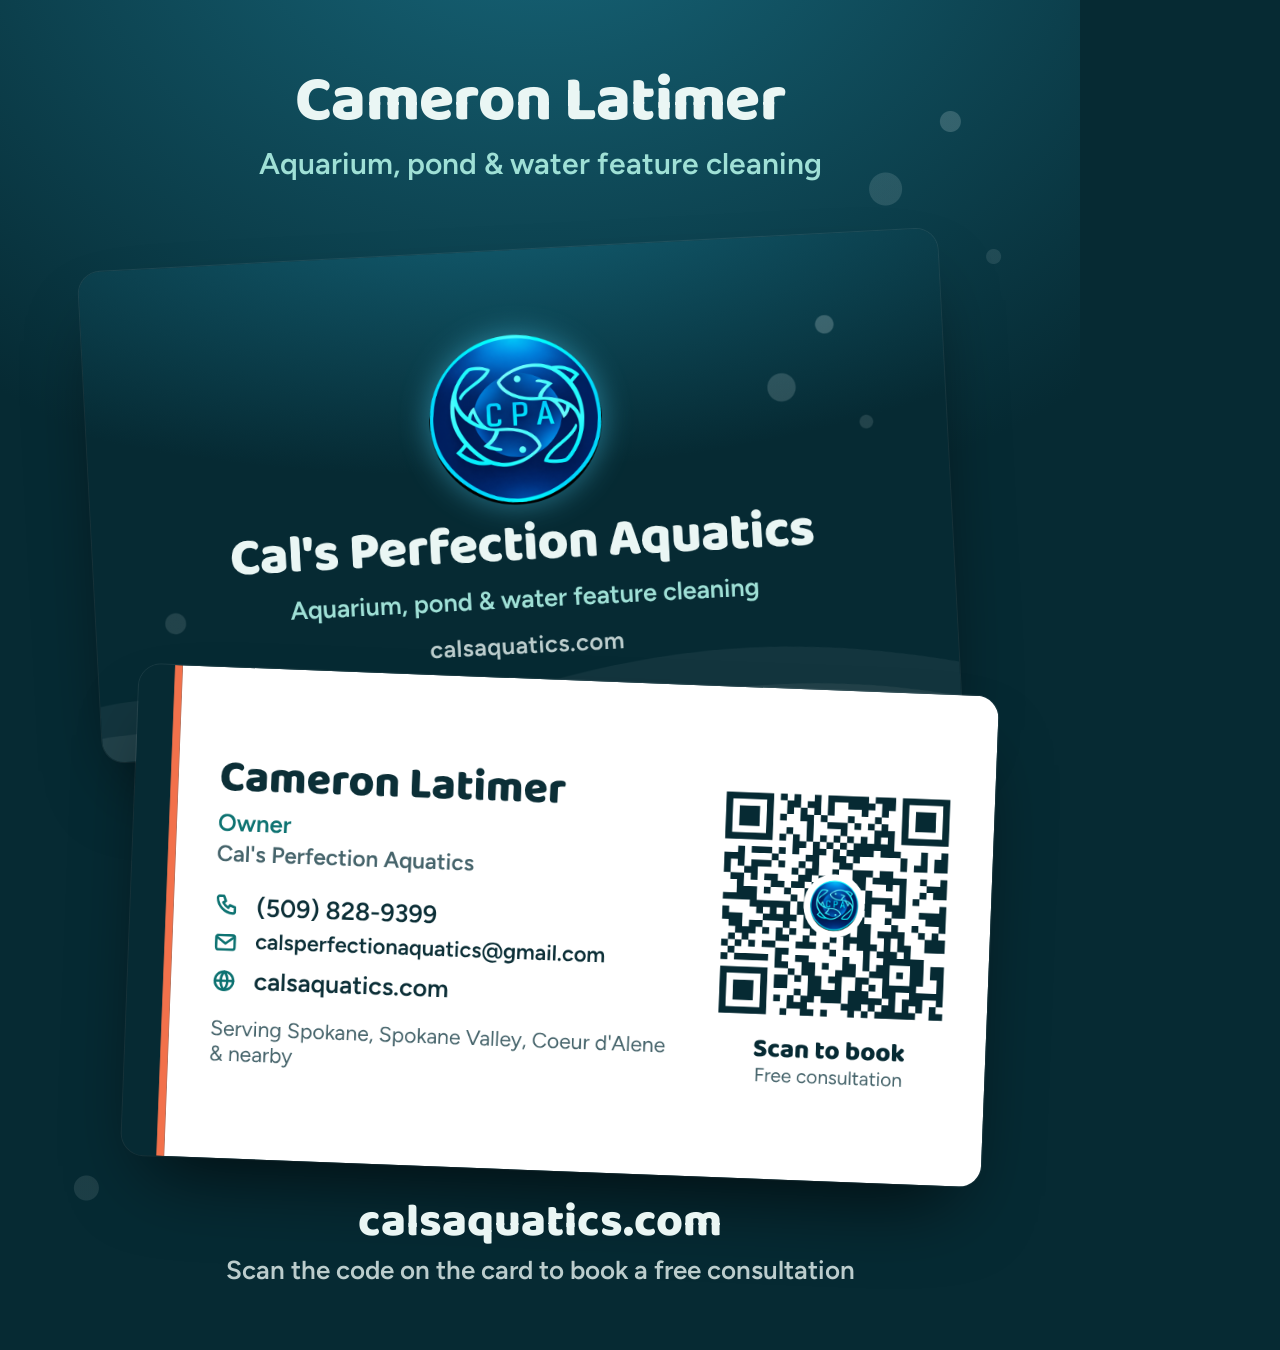
<file: print/share-card.html>
<!doctype html>
<html lang="en">
<head>
<meta charset="utf-8">
<title>Share image source</title>
<meta name="robots" content="noindex">
<!--
  Source for the shareable card images (rendered to PNG/JPG by render.js):
    ?v=story  1080x1350, for texting and social posts
    ?v=og     1200x630, the link preview for card.html
  Uses the business card faces rendered from business-card.html.
-->
<style>
  @font-face { font-family: "Baloo 2"; src: url("../fonts/baloo-2-latin-800-normal.woff2") format("woff2"); font-weight: 800; }
  @font-face { font-family: "Baloo 2"; src: url("../fonts/baloo-2-latin-700-normal.woff2") format("woff2"); font-weight: 700; }
  @font-face { font-family: "Figtree"; src: url("../fonts/figtree-latin-600-normal.woff2") format("woff2"); font-weight: 600; }
  @font-face { font-family: "Figtree"; src: url("../fonts/figtree-latin-400-normal.woff2") format("woff2"); font-weight: 400; }
  * { box-sizing: border-box; margin: 0; padding: 0; }
  html, body { background: #062a33; }
  .canvas {
    position: relative; overflow: hidden; color: #eaf6f4; font-family: "Figtree", sans-serif;
    background:
      radial-gradient(circle at 88% 9%, rgba(234,246,244,.18) 0 10px, transparent 11px),
      radial-gradient(circle at 82% 14%, rgba(234,246,244,.13) 0 16px, transparent 17px),
      radial-gradient(circle at 92% 19%, rgba(234,246,244,.1) 0 7px, transparent 8px),
      radial-gradient(circle at 8% 88%, rgba(234,246,244,.1) 0 12px, transparent 13px),
      radial-gradient(130% 80% at 50% -10%, #17677b 0%, #062a33 62%);
  }
  .face { display: block; border-radius: 22px; box-shadow: 0 40px 80px -30px rgba(0,0,0,.75), 0 0 0 1px rgba(255,255,255,.08); }

  /* story: 1080 x 1350 */
  .story { width: 1080px; height: 1350px; }
  .story .head { position: absolute; top: 70px; left: 0; right: 0; text-align: center; }
  .story .head h1 { font: 800 64px/1 "Baloo 2", sans-serif; letter-spacing: -.01em; }
  .story .head p { margin-top: 12px; font: 600 30px/1.2 "Figtree", sans-serif; color: #9fe0d6; }
  .story .front { position: absolute; width: 860px; left: 90px; top: 250px; transform: rotate(-3deg); }
  .story .back { position: absolute; width: 860px; left: 130px; top: 680px; transform: rotate(2.2deg); }
  .story .foot { position: absolute; bottom: 64px; left: 0; right: 0; text-align: center; }
  .story .foot .url { font: 800 46px/1 "Baloo 2", sans-serif; }
  .story .foot .cta { margin-top: 10px; font: 600 26px/1.2 "Figtree", sans-serif; color: rgba(234,246,244,.8); }

  /* og: 1200 x 630 */
  .og { width: 1200px; height: 630px; }
  .og .front { position: absolute; width: 560px; left: 60px; top: 150px; transform: rotate(-4deg); }
  .og .back { position: absolute; width: 560px; left: 590px; top: 170px; transform: rotate(3deg); }
  .og .head { position: absolute; top: 46px; left: 0; right: 0; text-align: center; }
  .og .head h1 { font: 800 50px/1 "Baloo 2", sans-serif; }
  .og .head p { margin-top: 8px; font: 600 22px/1 "Figtree", sans-serif; color: #9fe0d6; }
  .og .tap { position: absolute; bottom: 30px; left: 0; right: 0; text-align: center; font: 600 22px/1 "Figtree", sans-serif; color: rgba(234,246,244,.85); }
</style>
</head>
<body>
<div id="out"></div>
<template id="story">
  <div class="canvas story">
    <div class="head"><h1>Cameron Latimer</h1><p>Aquarium, pond &amp; water feature cleaning</p></div>
    <img class="face front" src="business-card-front.png" alt="">
    <img class="face back" src="business-card-back.png" alt="">
    <div class="foot"><div class="url">calsaquatics.com</div><div class="cta">Scan the code on the card to book a free consultation</div></div>
  </div>
</template>
<template id="og">
  <div class="canvas og">
    <div class="head"><h1>Cameron Latimer</h1><p>Cal's Perfection Aquatics, Spokane</p></div>
    <img class="face front" src="business-card-front.png" alt="">
    <img class="face back" src="business-card-back.png" alt="">
    <div class="tap">Tap to call, text, or book a cleaning</div>
  </div>
</template>
<script>
  const v = new URLSearchParams(location.search).get("v") || "story";
  document.getElementById("out").append(document.getElementById(v).content.firstElementChild.cloneNode(true));
</script>
</body>
</html>
</file>
